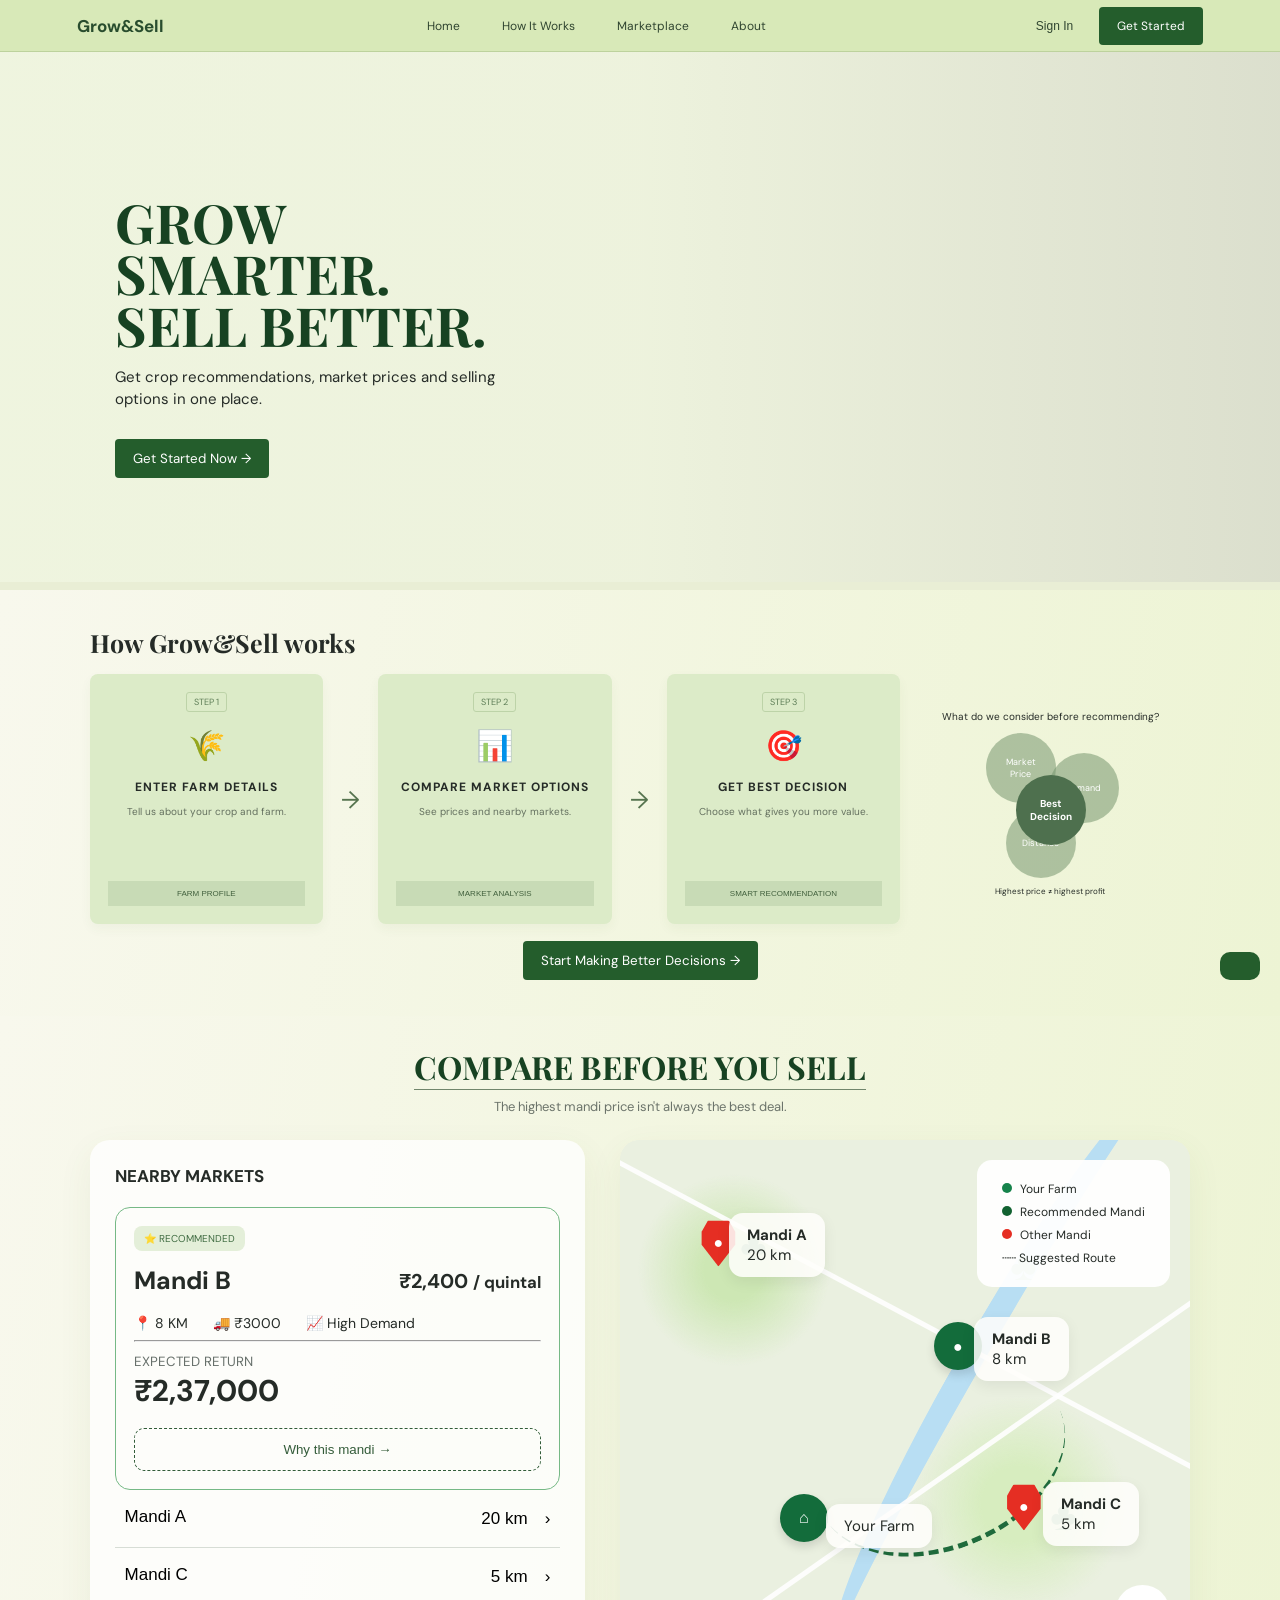
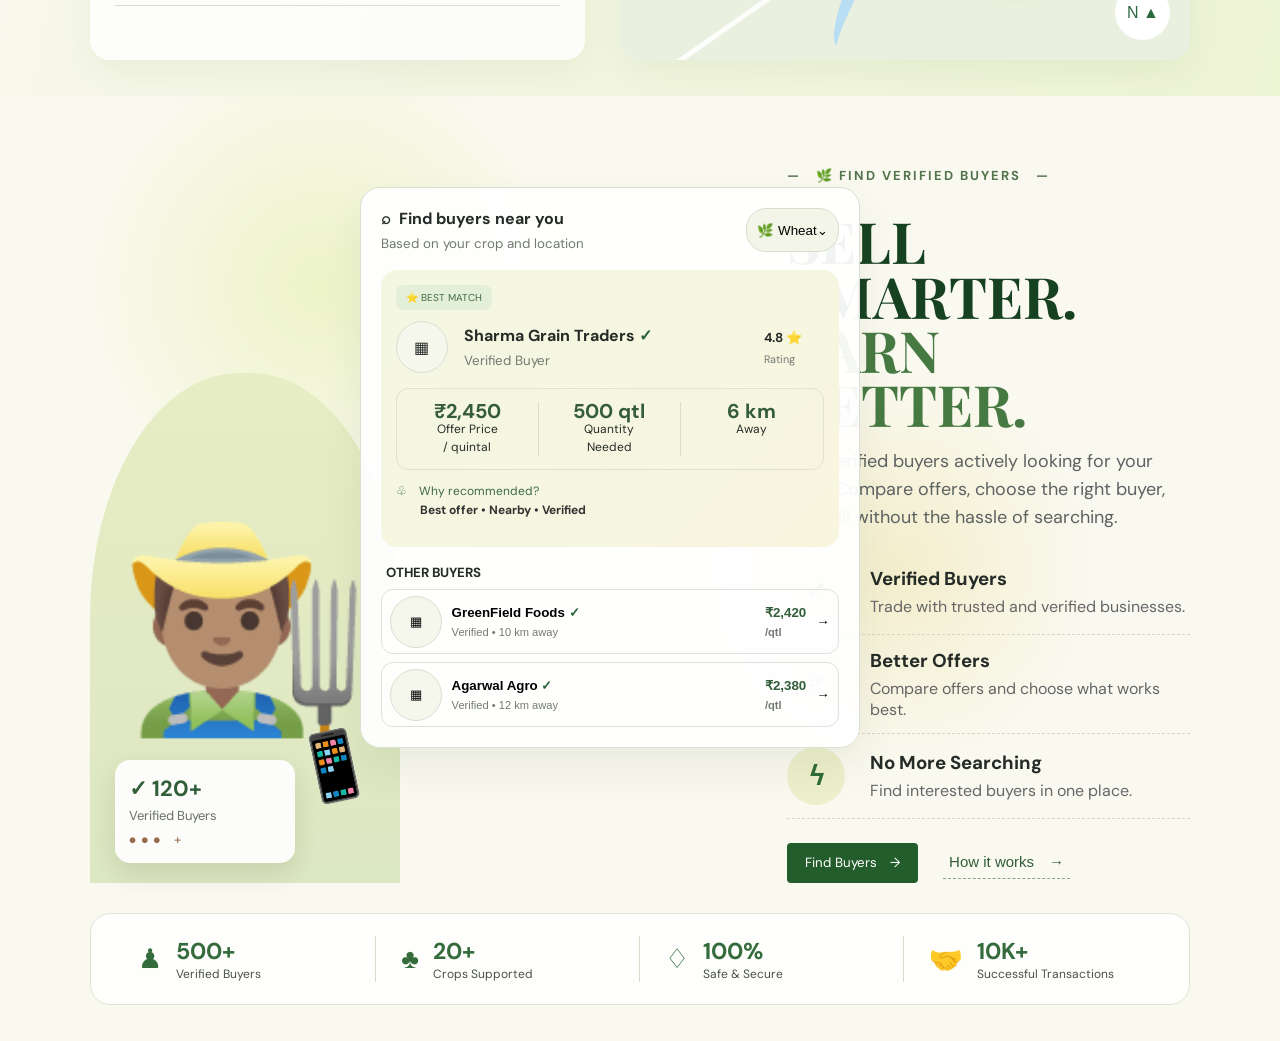
<file: index.html>
<!doctype html>
<html lang="en">
  <head>
    <meta charset="UTF-8" />
    <meta name="viewport" content="width=device-width, initial-scale=1.0" />
    <title>Gro&Sell — Grow Smarter, Sell Better</title>
    <link rel="stylesheet" href="style.css" />
  </head>
  <body>
    <nav class="navbar">
      <a class="brand" href="#home">Grow&Sell</a>
      <div class="nav-links">
        <a href="#home">Home</a><a href="#how">How It Works</a
        ><a href="#marketplace">Marketplace</a><a href="#about">About</a>
      </div>
      <div class="nav-actions">
        <button
          class="link-btn"
          id="signInBtn"
          onclick="window.location.href = 'signin.html'"
        >
          Sign In</button
        ><button
          class="nav-cta"
          id="getStartedBtn"
          onclick="window.location.href = 'get-started.html'"
        >
          Get Started
        </button>
      </div>
    </nav>

    <main>
      <section id="home" class="hero">
        <div class="hero-overlay"></div>
        <div class="hero-content">
          <h1>GROW SMARTER.<br />SELL BETTER.</h1>
          <p>
            Get crop recommendations, market prices and selling options in one
            place.
          </p>
          <button class="dark-btn" id="heroStart">
            Get Started Now <span>→</span>
          </button>
        </div>
      </section>

      <section id="how" class="section how-section">
        <h2>How Grow&Sell works</h2>
        <div class="process">
          <article class="step">
            <div class="step-no">STEP 1</div>
            <div class="step-icon">🌾</div>
            <h3>ENTER FARM DETAILS</h3>
            <p>Tell us about your crop and farm.</p>
            <button class="mini-btn step-action" data-action="profile">
              FARM PROFILE
            </button>
          </article>
          <div class="connector">→</div>
          <article class="step">
            <div class="step-no">STEP 2</div>
            <div class="step-icon">📊</div>
            <h3>COMPARE MARKET OPTIONS</h3>
            <p>See prices and nearby markets.</p>
            <button class="mini-btn step-action" data-action="market">
              MARKET ANALYSIS
            </button>
          </article>
          <div class="connector">→</div>
          <article class="step">
            <div class="step-no">STEP 3</div>
            <div class="step-icon">🎯</div>
            <h3>GET BEST DECISION</h3>
            <p>Choose what gives you more value.</p>
            <button class="mini-btn step-action" data-action="recommendation">
              SMART RECOMMENDATION
            </button>
          </article>
          <aside class="decision">
            <p>What do we consider before recommending?</p>
            <div class="venn">
              <span>Market<br />Price</span><span>Demand</span
              ><span>Distance</span><b>Best<br />Decision</b>
            </div>
            <small>Highest price ≠ highest profit</small>
          </aside>
        </div>
        <button class="dark-btn centered" id="decisionBtn">
          Start Making Better Decisions →
        </button>
      </section>

      <section id="marketplace" class="section compare-section">
        <div class="section-heading">
          <h2>COMPARE BEFORE YOU SELL</h2>
          <p>The highest mandi price isn't always the best deal.</p>
        </div>
        <div class="compare-grid">
          <div class="markets-card">
            <h3>NEARBY MARKETS</h3>
            <div class="recommended-market">
              <label>⭐ RECOMMENDED</label>
              <div class="market-title">
                <h4>Mandi B</h4>
                <strong>₹2,400 <small>/ quintal</small></strong>
              </div>
              <div class="market-meta">
                <span>📍 8 KM</span><span>🚚 ₹3000</span
                ><span>📈 High Demand</span>
              </div>
              <hr />
              <small>EXPECTED RETURN</small><b class="return">₹2,37,000</b>
              <button class="outline-btn why-btn">
                Why this mandi <span>→</span>
              </button>
            </div>
            <button class="market-option" data-mandi="Mandi A">
              Mandi A <span>20 km　›</span>
            </button>
            <button class="market-option" data-mandi="Mandi C">
              Mandi C <span>5 km　›</span>
            </button>
          </div>
          <div class="map-card">
            <div class="map-bg">
              <div class="river"></div>
              <div class="road r1"></div>
              <div class="road r2"></div>
              <i class="tree t1">♣</i><i class="tree t2">♣</i
              ><i class="tree t3">♣</i>
            </div>
            <div class="route"></div>
            <div class="pin farm-pin">⌂</div>
            <div class="label farm-label">Your Farm</div>
            <div class="pin mandi-b">●</div>
            <div class="label b-label"><b>Mandi B</b><br />8 km</div>
            <div class="red-pin mandi-a">●</div>
            <div class="label a-label"><b>Mandi A</b><br />20 km</div>
            <div class="red-pin mandi-c">●</div>
            <div class="label c-label"><b>Mandi C</b><br />5 km</div>
            <div class="map-legend">
              <p><i class="farm-dot"></i>Your Farm</p>
              <p><i class="best-dot"></i>Recommended Mandi</p>
              <p><i class="red-dot"></i>Other Mandi</p>
              <p>┄┄ Suggested Route</p>
            </div>
            <button class="north">N ▲</button>
          </div>
        </div>
      </section>

      <section class="section smart-section" id="about">
        <div class="buyer-layout">
          <div class="buyer-visual">
            <div class="farmer-art">👨🏽‍🌾<span>📱</span></div>
            <div class="verified-badge">
              <b>✓ 120+</b><span>Verified Buyers</span><small>● ● ●　+</small>
            </div>
            <div class="buyer-panel">
              <div class="panel-head">
                <div>
                  <b>⌕ &nbsp;Find buyers near you</b
                  ><small>Based on your crop and location</small>
                </div>
                <button id="cropSelect">🌿 Wheat⌄</button>
              </div>
              <div class="best-buyer">
                <label>⭐ BEST MATCH</label>
                <div class="buyer-name">
                  <i>▦</i>
                  <div>
                    <b>Sharma Grain Traders <em>✓</em></b
                    ><small>Verified Buyer</small>
                  </div>
                  <strong>4.8 ⭐<small>Rating</small></strong>
                </div>
                <div class="buyer-stats">
                  <span><b>₹2,450</b>Offer Price<br />/ quintal</span
                  ><span><b>500 qtl</b>Quantity<br />Needed</span
                  ><span><b>6 km</b>Away</span>
                </div>
                <p>
                  ♧　Why recommended?<br /><b
                    >　　Best offer • Nearby • Verified</b
                  >
                </p>
              </div>
              <h5>OTHER BUYERS</h5>
              <button class="buyer-row" data-buyer="GreenField Foods">
                <i>▦</i
                ><span
                  ><b>GreenField Foods <em>✓</em></b
                  ><small>Verified • 10 km away</small></span
                ><strong>₹2,420<small>/qtl</small></strong
                >→
              </button>
              <button class="buyer-row" data-buyer="Agarwal Agro">
                <i>▦</i
                ><span
                  ><b>Agarwal Agro <em>✓</em></b
                  ><small>Verified • 12 km away</small></span
                ><strong>₹2,380<small>/qtl</small></strong
                >→
              </button>
            </div>
          </div>
          <div class="buyer-copy">
            <div class="eyebrow">—　🌿 FIND VERIFIED BUYERS　—</div>
            <h2>SELL SMARTER.<br /><span>EARN BETTER.</span></h2>
            <p class="lead">
              Find verified buyers actively looking for your crop. Compare
              offers, choose the right buyer, and sell without the hassle of
              searching.
            </p>
            <div class="feature">
              <i>✓</i>
              <div>
                <h3>Verified Buyers</h3>
                <p>Trade with trusted and verified businesses.</p>
              </div>
            </div>
            <div class="feature">
              <i>₹</i>
              <div>
                <h3>Better Offers</h3>
                <p>Compare offers and choose what works best.</p>
              </div>
            </div>
            <div class="feature">
              <i>ϟ</i>
              <div>
                <h3>No More Searching</h3>
                <p>Find interested buyers in one place.</p>
              </div>
            </div>
            <div class="buyer-actions">
              <button class="dark-btn" id="findBuyersBtn">Find Buyers　→</button
              ><button class="text-btn" id="howWorksBtn">
                How it works　→
              </button>
            </div>
          </div>
        </div>
        <div class="trust-stats">
          <div>
            ♟
            <p><b>500+</b><span>Verified Buyers</span></p>
          </div>
          <div>
            ♣
            <p><b>20+</b><span>Crops Supported</span></p>
          </div>
          <div>
            ♢
            <p><b>100%</b><span>Safe & Secure</span></p>
          </div>
          <div>
            🤝
            <p><b>10K+</b><span>Successful Transactions</span></p>
          </div>
        </div>
      </section>
    </main>

    <div class="modal" id="modal">
      <div class="modal-box">
        <button class="close" id="closeModal">×</button>
        <h2 id="modalTitle">Welcome</h2>
        <p id="modalText"></p>
        <div id="modalExtra"></div>
      </div>
    </div>
    <div class="toast" id="toast"></div>
    <script src="script.js"></script>
  </body>
</html>
</file>
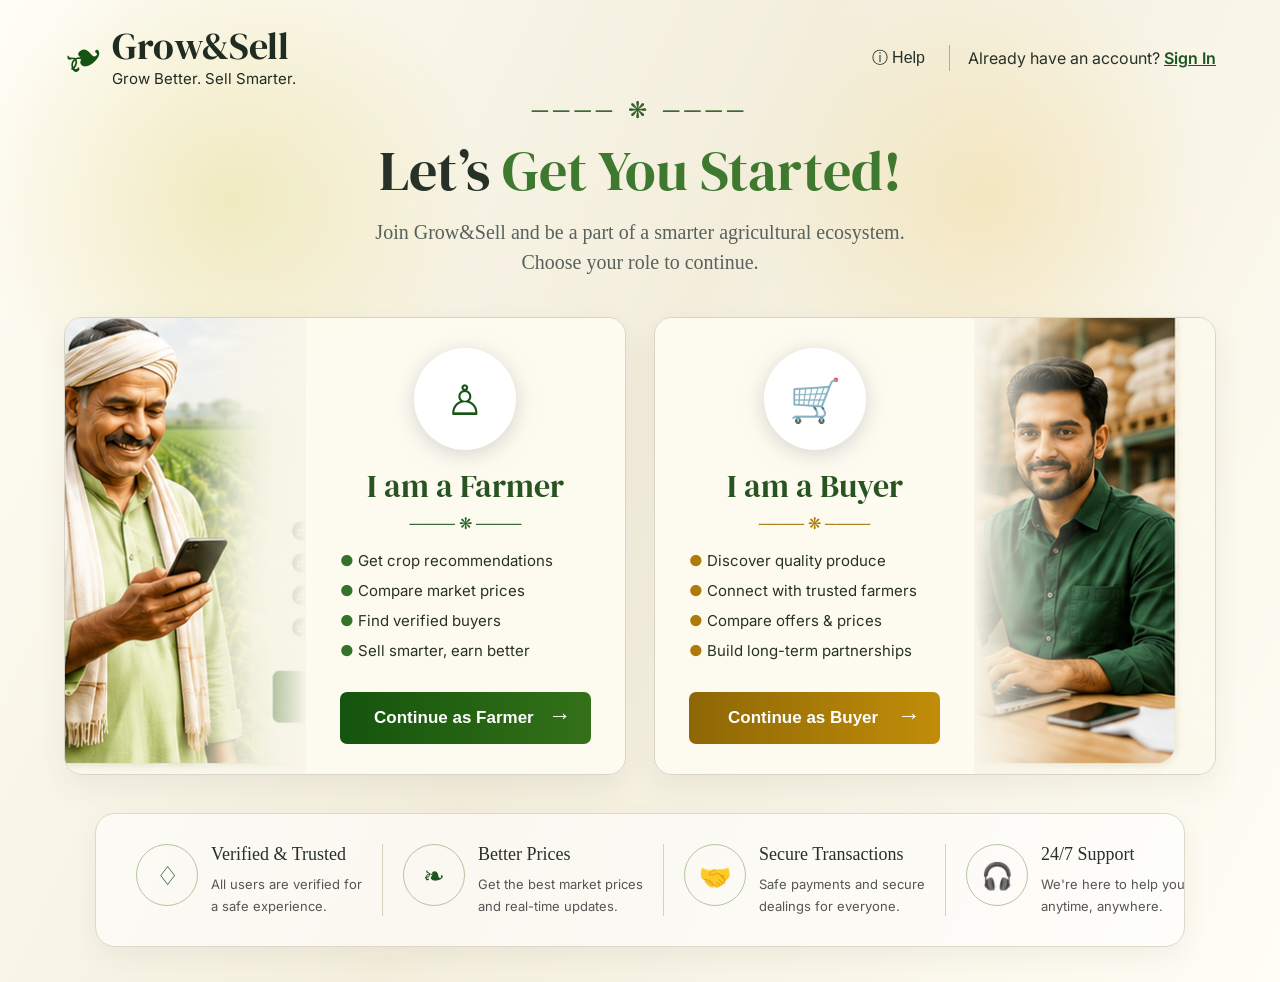
<file: get-started.html>
<!doctype html>
<html lang="en">
  <head>
    <meta charset="UTF-8" />
    <meta name="viewport" content="width=device-width,initial-scale=1.0" />
    <title>Grow&Sell | Get Started</title>
    <link rel="stylesheet" href="get-started.css" />
  </head>
  <body>
    <main class="page">
      <header class="topbar">
        <a class="brand" href="index.html"
          ><span class="leaf">❧</span
          ><span
            ><strong>Grow&Sell</strong
            ><small>Grow Better. Sell Smarter.</small></span
          ></a
        >
        <nav>
          <button id="helpBtn">ⓘ Help</button><i></i
          ><span
            >Already have an account? <a href="signin.html">Sign In</a></span
          >
        </nav>
      </header>
      <section class="intro">
        <div class="line">──── ❋ ────</div>
        <h1>Let’s <em>Get You Started!</em></h1>
        <p>
          Join Grow&Sell and be a part of a smarter agricultural ecosystem.<br />Choose
          your role to continue.
        </p>
      </section>
      <section class="roles">
        <article class="card">
          <div class="photo farmer"></div>
          <div class="content">
            <div class="icon">♙</div>
            <h2>I am a Farmer</h2>
            <div class="sprout">──── ❋ ────</div>
            <ul>
              <li>● Get crop recommendations</li>
              <li>● Compare market prices</li>
              <li>● Find verified buyers</li>
              <li>● Sell smarter, earn better</li>
            </ul>
            <button
              class="continue farmerBtn"
              data-role="farmer"
              onclick="window.location.href = 'signin.html'"
            >
              Continue as Farmer <b>→</b>
            </button>
          </div>
        </article>
        <article class="card">
          <div class="content">
            <div class="icon">🛒</div>
            <h2>I am a Buyer</h2>
            <div class="sprout gold">──── ❋ ────</div>
            <ul class="buyerlist">
              <li>● Discover quality produce</li>
              <li>● Connect with trusted farmers</li>
              <li>● Compare offers & prices</li>
              <li>● Build long-term partnerships</li>
            </ul>
            <button class="continue buyerBtn" data-role="buyer">
              Continue as Buyer <b>→</b>
            </button>
          </div>
          <div class="photo buyer"></div>
        </article>
      </section>
      <section class="benefits">
        <div>
          <span>♢</span>
          <p>
            <b>Verified & Trusted</b
            ><small>All users are verified for<br />a safe experience.</small>
          </p>
        </div>
        <div>
          <span>❧</span>
          <p>
            <b>Better Prices</b
            ><small
              >Get the best market prices<br />and real-time updates.</small
            >
          </p>
        </div>
        <div>
          <span>🤝</span>
          <p>
            <b>Secure Transactions</b
            ><small>Safe payments and secure<br />dealings for everyone.</small>
          </p>
        </div>
        <div>
          <span>🎧</span>
          <p>
            <b>24/7 Support</b
            ><small>We're here to help you<br />anytime, anywhere.</small>
          </p>
        </div>
      </section>
    </main>
    <div class="modal" id="modal">
      <div class="modalBox">
        <button id="close">×</button>
        <div id="mIcon">🌱</div>
        <h2 id="mTitle"></h2>
        <p id="mText"></p>
        <button id="mAction">Create Account →</button>
      </div>
    </div>
    <div class="toast" id="toast"></div>
    <script src="get-started.js"></script>
  </body>
</html>
</file>
<file: style.css>
@import url('https://fonts.googleapis.com/css2?family=DM+Sans:wght@400;500;600;700&family=Playfair+Display:wght@600;700&display=swap');
:root{--green:#245d2c;--light:#f6f7ed;--line:#dce4cf;--ink:#252b27}*{box-sizing:border-box}html{scroll-behavior:smooth}body{margin:0;background:#eef2df;color:var(--ink);font-family:'DM Sans',sans-serif}.navbar{height:52px;background:#d8e9b8;display:flex;align-items:center;justify-content:space-between;padding:0 6%;position:sticky;top:0;z-index:20;border-bottom:1px solid #bdd29d}.brand{font-weight:700;text-decoration:none;color:#294d2e;font-size:17px}.nav-links{display:flex;gap:42px}.nav-links a,.link-btn{font-size:12px;color:#304530;text-decoration:none;border:0;background:none;cursor:pointer}.nav-actions{display:flex;align-items:center;gap:20px}.nav-cta,.dark-btn{border:0;background:var(--green);color:white;padding:11px 18px;border-radius:4px;cursor:pointer;font-family:inherit}.nav-cta{font-size:12px}.hero{height:530px;position:relative;background:url('https://images.unsplash.com/photo-1530836369250-ef72a3f5cda8?auto=format&fit=crop&w=1600&q=80') center/cover}.hero-overlay{position:absolute;inset:0;background:linear-gradient(90deg,rgba(239,245,223,.84),rgba(235,243,215,.28),rgba(0,0,0,.08))}.hero-content{position:relative;z-index:1;padding:145px 9%;max-width:650px}.hero h1,.section-heading h2,.buyer-copy h2{font-family:'Playfair Display',serif;color:#174222;line-height:.95}.hero h1{font-size:54px;margin:0 0 14px}.hero p{font-size:15px;max-width:420px;line-height:1.5}.hero .dark-btn{margin-top:13px}.section{padding:36px 7%;background:linear-gradient(100deg,#f8f8ed,#edf4d4)}.how-section{border-top:8px solid #e9eed5}.how-section>h2{font-family:'Playfair Display',serif;font-size:25px;margin:0 0 15px}.process{display:grid;grid-template-columns:1fr 35px 1fr 35px 1fr 1.2fr;gap:10px;align-items:center}.step{height:250px;background:#dcebc8;border-radius:8px;padding:18px;box-shadow:0 5px 12px #3d60220c;display:flex;flex-direction:column;align-items:center;text-align:center}.step-no{font-size:9px;color:#5e7e57;border:1px solid #bdd3a8;border-radius:3px;padding:3px 7px}.step-icon{font-size:30px;margin:14px}.step h3{font-size:12px;letter-spacing:1px;margin:0}.step p{font-size:10px;color:#64705f}.mini-btn{margin-top:auto;width:100%;border:0;background:#c8dbb6;color:#42613e;font-size:8px;padding:8px;cursor:pointer}.connector{text-align:center;font-size:24px;color:#56744f}.decision{text-align:center}.decision p{font-size:10px;line-height:1.3}.venn{height:145px;position:relative;margin:auto;width:145px}.venn span,.venn b{position:absolute;width:70px;height:70px;border-radius:50%;display:grid;place-items:center;background:#75956d88;color:white;font-size:9px}.venn span:first-child{left:8px;top:0}.venn span:nth-child(2){right:4px;top:20px}.venn span:nth-child(3){left:28px;bottom:0}.venn b{left:38px;top:42px;background:#4e704e;font-size:10px}.decision small{font-size:8px}.centered{display:block;margin:17px auto 0}.section-heading{text-align:center;margin-bottom:25px}.section-heading h2{font-size:32px;margin:0;border-bottom:1px solid #71866c;display:inline-block;padding-bottom:7px}.section-heading p{margin:8px 0;color:#6c746b;font-size:13px}.compare-grid{display:grid;grid-template-columns:1fr 1.15fr;gap:35px;max-width:1250px;margin:auto}.markets-card,.map-card{border-radius:20px;background:#ffffffc9;padding:25px;box-shadow:0 12px 35px #54702812}.markets-card h3{font-size:17px;margin:0 0 20px}.recommended-market{border:1px solid #76b986;border-radius:15px;padding:18px}.recommended-market label,.best-buyer label{font-size:10px;background:#e4efd9;color:#416d43;border-radius:8px;padding:6px 10px}.market-title{display:flex;justify-content:space-between;align-items:center}.market-title h4{font-size:25px;margin:17px 0}.market-title strong{font-size:20px}.market-meta{display:flex;gap:25px;font-size:14px}.return{display:block;font-size:30px}.recommended-market>small{color:#67706b}.outline-btn{width:100%;padding:13px;background:transparent;border:1px dashed #315c38;border-radius:10px;color:#345c3a;margin-top:18px;cursor:pointer}.market-option{width:100%;background:none;border:0;border-bottom:1px solid #d7ddd5;padding:17px 10px;text-align:left;font-size:17px;display:flex;justify-content:space-between;cursor:pointer}.map-card{height:520px;position:relative;overflow:hidden;padding:0;background:#edf2e2}.map-bg{position:absolute;inset:0;background:radial-gradient(circle at 20% 25%,#cde7b4 0 5%,transparent 16%),radial-gradient(circle at 70% 70%,#d7edbf 0 7%,transparent 20%),#eaf0e0}.river{position:absolute;width:80px;height:650px;right:150px;top:-100px;border-radius:50%;border-left:24px solid #b8def3;transform:rotate(30deg)}.road{position:absolute;height:5px;width:800px;background:#fff;border-radius:5px;opacity:.9}.r1{top:180px;left:-100px;transform:rotate(28deg)}.r2{top:350px;left:-100px;transform:rotate(-35deg)}.tree{position:absolute;color:#83b486;font-style:normal;font-size:40px}.t1{left:120px;top:80px}.t2{left:390px;top:100px}.t3{left:430px;top:350px}.route{position:absolute;width:260px;height:180px;left:190px;top:230px;border-bottom:5px dashed #1f6b3c;border-radius:0 0 50% 50%;transform:rotate(-22deg)}.pin,.red-pin{position:absolute;width:48px;height:48px;border-radius:50%;display:grid;place-items:center;color:white;font-weight:bold;z-index:2;box-shadow:0 5px 10px #0002}.pin{background:#136c3b}.red-pin{background:#e52e23;clip-path:polygon(50% 100%,15% 55%,15% 28%,28% 5%,72% 5%,85% 28%,85% 55%)}.farm-pin{left:28%;top:68%}.mandi-b{left:55%;top:35%}.mandi-a{left:13%;top:15%}.mandi-c{right:25%;bottom:25%}.label{position:absolute;background:#fffefcdd;padding:12px 18px;border-radius:14px;z-index:2;box-shadow:0 5px 15px #0001;font-size:15px}.farm-label{left:36%;top:70%}.b-label{left:62%;top:34%}.a-label{left:19%;top:14%}.c-label{right:9%;bottom:22%}.map-legend{position:absolute;right:20px;top:20px;background:#fffffff0;padding:14px 18px;border-radius:15px;z-index:3;font-size:12px}.map-legend p{margin:7px}.map-legend i{display:inline-block;width:10px;height:10px;border-radius:50%;margin-right:8px}.farm-dot{background:#16834b}.best-dot{background:#126231}.red-dot{background:#e52e23}.north{position:absolute;right:20px;bottom:20px;border:0;border-radius:50%;width:55px;height:55px;background:white;color:#2d6840;font-size:16px}.smart-section{background:radial-gradient(circle at 25% 20%,#edf3c7,transparent 20%),radial-gradient(circle at 70% 50%,#f0e8b9aa,transparent 20%),#faf9f0}.buyer-layout{max-width:1350px;margin:auto;display:grid;grid-template-columns:57% 43%;min-height:640px}.buyer-visual{position:relative}.farmer-art{position:absolute;left:0;bottom:0;width:310px;height:510px;border-radius:48% 48% 0 0;background:linear-gradient(#e7eebd,#dbe8bd);display:flex;align-items:center;justify-content:center;font-size:200px;filter:saturate(.85)}.farmer-art span{position:absolute;font-size:65px;right:25px;bottom:75px;transform:rotate(-12deg)}.buyer-panel{position:absolute;top:55px;left:270px;width:500px;padding:20px;background:#fffffff0;border:1px solid #d9e0d1;border-radius:20px;box-shadow:0 20px 40px #3d552015}.panel-head{display:flex;justify-content:space-between}.panel-head small,.buyer-name small,.buyer-row small{display:block;color:#727a72;margin-top:6px}.panel-head button{border:1px solid #d6dfcc;background:#f4f5e9;border-radius:20px;padding:10px}.best-buyer{margin-top:18px;padding:15px;border-radius:16px;background:linear-gradient(135deg,#f4f7e2,#f8f5df)}.buyer-name{display:grid;grid-template-columns:58px 1fr 60px;gap:10px;align-items:center;margin:15px 0}.buyer-name i,.buyer-row i{width:52px;height:52px;border-radius:50%;display:grid;place-items:center;background:#f5f7ed;border:1px solid #d9dfd1;font-style:normal}.buyer-name em,.buyer-row em{font-style:normal;color:#27633a}.buyer-name>strong{font-size:13px}.buyer-name>strong small{font-weight:400}.buyer-stats{display:grid;grid-template-columns:repeat(3,1fr);border:1px solid #e0e3c9;border-radius:12px;padding:13px 0}.buyer-stats span{text-align:center;border-right:1px solid #d8dfc9;font-size:12px;line-height:18px}.buyer-stats span:last-child{border:0}.buyer-stats b{display:block;font-size:20px;color:#355d3a}.best-buyer p{font-size:12px;line-height:19px;color:#3c6a42}.best-buyer p b{color:#333}.buyer-panel h5{margin:17px 5px 8px}.buyer-row{width:100%;height:65px;border:1px solid #dde2dc;background:#ffffff99;border-radius:12px;margin-top:8px;display:flex;align-items:center;gap:10px;padding:8px;text-align:left;cursor:pointer}.buyer-row span{flex:1}.buyer-row strong{color:#315d38}.verified-badge{position:absolute;left:25px;bottom:20px;z-index:4;width:180px;background:#ffffffeb;padding:14px;border-radius:15px;box-shadow:0 10px 25px #39482022}.verified-badge b,.verified-badge span{display:block}.verified-badge b{font-size:22px;color:#315f3a}.verified-badge span{font-size:13px;color:#68706a;margin:4px 0}.verified-badge small{color:#986b4c}.buyer-copy{padding:35px 0 0 70px}.eyebrow{color:#52734c;font-size:13px;font-weight:700;letter-spacing:2px}.buyer-copy h2{font-size:57px;margin:28px 0 15px}.buyer-copy h2 span{color:#477943}.lead{font-size:18px;line-height:1.55;color:#5d6262;max-width:520px}.feature{display:grid;grid-template-columns:65px 1fr;gap:18px;align-items:center;padding:13px 0;border-bottom:1px dashed #d8d6c7}.feature>i{width:58px;height:58px;border-radius:50%;display:grid;place-items:center;background:#edf0cb;color:#2f6b38;font-size:26px;font-style:normal;font-weight:bold}.feature h3{margin:0 0 5px}.feature p{margin:0;color:#666}.buyer-actions{display:flex;gap:25px;align-items:center;margin-top:24px}.text-btn{border:0;background:none;color:#315d38;border-bottom:1px dashed #8da483;padding:6px;font-size:15px;cursor:pointer}.trust-stats{max-width:1220px;margin:30px auto 0;background:#ffffffd9;border:1px solid #e0e3d2;border-radius:20px;display:grid;grid-template-columns:repeat(4,1fr);padding:22px}.trust-stats>div{display:flex;gap:14px;align-items:center;border-right:1px solid #d9dccd;padding:0 25px;font-size:27px;color:#356c3c}.trust-stats>div:last-child{border:0}.trust-stats p{margin:0}.trust-stats b,.trust-stats span{display:block}.trust-stats b{font-size:23px}.trust-stats span{font-size:12px;color:#48504a}.modal{display:none;position:fixed;inset:0;background:#0007;z-index:100;align-items:center;justify-content:center;padding:20px}.modal.show{display:flex}.modal-box{position:relative;max-width:460px;width:100%;background:#f8faef;padding:38px;border-radius:20px;box-shadow:0 20px 60px #0004}.modal-box h2{font-family:'Playfair Display';color:#245d2c}.close{position:absolute;right:15px;top:10px;border:0;background:none;font-size:30px;cursor:pointer}.toast{position:fixed;right:20px;bottom:20px;background:#245d2c;color:white;padding:14px 20px;border-radius:10px;transform:translateY(100px);transition:.3s;z-index:200}.toast.show{transform:translateY(0)}button{transition:.2s}button:hover,.dark-btn:hover,.nav-cta:hover{transform:translateY(-2px);filter:brightness(.96)}
@media(max-width:1050px){.nav-links{gap:15px}.process{grid-template-columns:1fr 1fr}.connector,.decision{display:none}.compare-grid,.buyer-layout{grid-template-columns:1fr}.buyer-visual{height:670px}.buyer-copy{padding:35px 0}.trust-stats{grid-template-columns:repeat(2,1fr);gap:20px}.buyer-panel{left:280px}}@media(max-width:650px){.navbar{padding:0 4%;height:48px}.nav-links{display:none}.nav-actions{gap:8px}.hero{height:480px}.hero-content{padding:130px 8%}.hero h1{font-size:40px}.section{padding:28px 5%}.process{grid-template-columns:1fr}.step{height:210px}.compare-grid{gap:20px}.markets-card{padding:18px}.map-card{height:440px}.map-legend{font-size:9px;right:8px;top:8px}.buyer-visual{height:560px}.farmer-art{width:190px;height:380px;font-size:125px}.buyer-panel{left:110px;top:40px;width:calc(100% - 110px);transform:none;padding:12px}.buyer-name{grid-template-columns:42px 1fr}.buyer-name>strong{display:none}.buyer-name i{width:42px;height:42px}.buyer-stats b{font-size:15px}.buyer-stats span{font-size:9px}.buyer-copy h2{font-size:41px}.lead{font-size:16px}.feature p{font-size:13px}.trust-stats{grid-template-columns:1fr;padding:15px}.trust-stats>div{border-right:0;border-bottom:1px solid #ddd;padding:12px}.trust-stats>div:last-child{border:0}.verified-badge{left:8px;bottom:10px;width:150px}.market-meta{gap:8px;font-size:11px}.market-title h4{font-size:21px}}
</file>
<file: get-started.css>
@import url('https://fonts.googleapis.com/css2?family=DM+Serif+Display&family=Inter:wght@400;500;600;700&display=swap');
*{box-sizing:border-box}body{margin:0;font-family:Inter,Arial;color:#273128;background:#f8f5e9}.page{min-height:100vh;padding:28px 5vw 35px;overflow:hidden;position:relative;background:radial-gradient(circle at 18% 20%,#e8df9b88,transparent 19%),radial-gradient(circle at 77% 20%,#efd58c66,transparent 18%),linear-gradient(115deg,#fffdf5,#f3eedc 48%,#fffdf5)}.topbar,.intro,.roles,.benefits{position:relative;z-index:1}.topbar{display:flex;justify-content:space-between}.brand{display:flex;text-decoration:none;color:#202b22;gap:8px}.brand strong{display:block;font:38px 'DM Serif Display',serif;line-height:.95}.brand small{display:block;margin-top:5px;font-size:15px}.leaf{font-size:48px;color:#155312;transform:rotate(-30deg)}nav{display:flex;align-items:center;gap:18px}nav button{border:0;background:transparent;font-size:16px;color:#263028}nav i{height:26px;border-left:1px solid #aaa}nav a{color:#1c5520;font-weight:600}.intro{text-align:center;margin:8px auto 40px}.line{color:#35622d;font-size:23px;letter-spacing:5px}.intro h1{font:56px 'DM Serif Display',serif;margin:8px}.intro em{font-style:normal;color:#3f782f}.intro p{margin:0;color:#5a615c;font:20px Georgia,serif;line-height:1.5}.roles{max-width:1220px;margin:auto;display:grid;grid-template-columns:1fr 1fr;gap:28px}.card{height:458px;border:1px solid #d7d5c7;border-radius:18px;overflow:hidden;display:flex;background:#ffffff80;box-shadow:0 12px 30px #4c452412}.photo{width:43%;background-size:auto 1100px;background-repeat:no-repeat;background-color:#e6e1cb}.farmer{background-image:linear-gradient(90deg,transparent 55%,#f8f5e9 100%),url('get-started-reference.png');background-position:15% 58%}.buyer{background-image:linear-gradient(270deg,transparent 55%,#f8f5e9 100%),url('get-started-reference.png');background-position:94% 58%}.content{flex:1;padding:30px 34px;display:flex;flex-direction:column;align-items:center;background:#fffdf0b8}.icon{width:102px;height:102px;border-radius:50%;display:grid;place-items:center;background:#fff;box-shadow:0 4px 20px #bbb9;font-size:42px;color:#185414}.content h2{font:32px 'DM Serif Display',serif;color:#285422;margin:14px 0 5px}.sprout{color:#286024;width:100%;text-align:center}.gold{color:#a8780b}.content ul{width:100%;list-style:none;padding:5px 0;margin:8px 0 auto;line-height:2;font-size:15px}.content li::first-letter{color:#347329}.buyerlist li::first-letter{color:#af7b08}.continue{width:100%;border:0;border-radius:7px;padding:16px 20px;color:#fff;font-weight:700;font-size:17px;transition:.25s}.continue b{float:right;font-size:23px;line-height:15px}.continue:hover{transform:translateY(-3px);filter:brightness(1.08)}.farmerBtn{background:linear-gradient(90deg,#15540d,#347119)}.buyerBtn{background:linear-gradient(90deg,#8e6705,#c18d09)}.benefits{max-width:1090px;margin:38px auto 0;padding:30px 20px;border:1px solid #ddd8c8;border-radius:20px;background:#fff9;display:grid;grid-template-columns:repeat(4,1fr);box-shadow:0 8px 25px #4441}.benefits>div{display:flex;gap:13px;padding:0 20px;border-right:1px solid #d8d1bd}.benefits>div:last-child{border:0}.benefits span{width:62px;height:62px;border:1px solid #b8c49e;border-radius:50%;display:grid;place-items:center;color:#1d5720;font-size:26px}.benefits p{margin:0}.benefits b{display:block;font:18px Georgia,serif;margin-bottom:8px}.benefits small{font-size:13px;line-height:1.5;color:#555;white-space:nowrap}.modal{position:fixed;inset:0;background:#13281677;display:none;place-items:center;z-index:9}.modal.show{display:grid}.modalBox{position:relative;width:min(420px,90vw);background:#fffdf5;border-radius:20px;padding:35px;text-align:center;box-shadow:0 20px 60px #0006}.modalBox h2{font:34px 'DM Serif Display',serif;color:#225721;margin:10px}.modalBox p{line-height:1.6;color:#606862}.modalBox button:not(#close){border:0;background:#1d5718;color:#fff;padding:14px 25px;border-radius:8px;font-weight:700}.modalBox #close{position:absolute;right:15px;top:8px;border:0;background:none;font-size:32px}.toast{position:fixed;bottom:25px;left:50%;transform:translateX(-50%);background:#173f1b;color:white;padding:13px 20px;border-radius:8px;opacity:0;transition:.25s;z-index:10}.toast.show{opacity:1}@media(max-width:900px){.roles{grid-template-columns:1fr}.benefits{grid-template-columns:1fr 1fr;gap:20px}.benefits>div:nth-child(2){border:0}}@media(max-width:600px){.page{padding:20px 15px}.brand strong{font-size:29px}nav button,nav i{display:none}.intro h1{font-size:43px}.intro p{font-size:16px}.card{height:auto;min-height:430px}.photo{display:none}.benefits{grid-template-columns:1fr}.benefits>div{border:0;border-bottom:1px solid #ddd;padding-bottom:15px}.benefits small{white-space:normal}}
</file>
